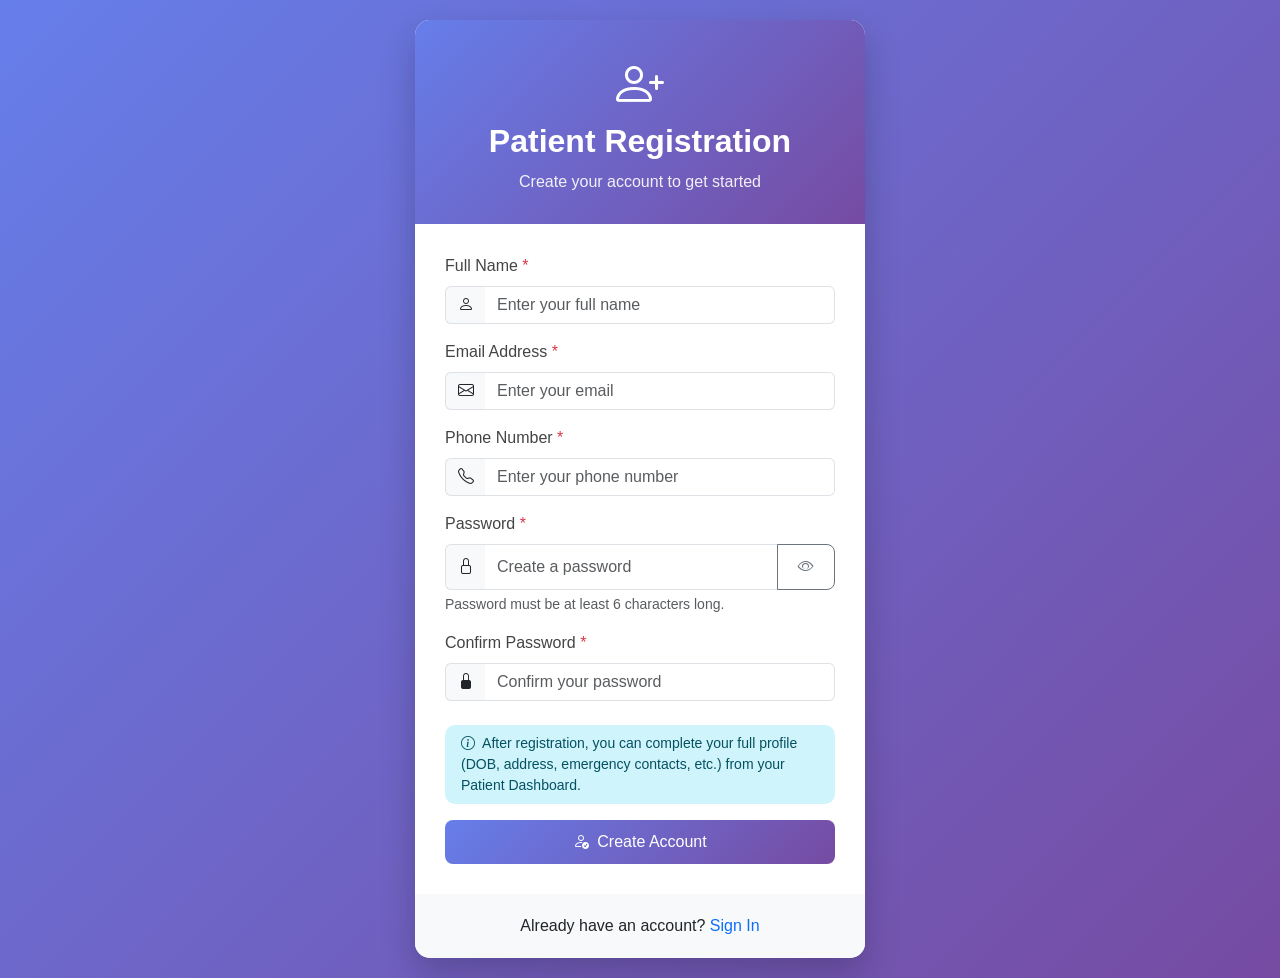
<file: frontend/register.html>
<!DOCTYPE html>
<html lang="en">
<head>
    <meta charset="UTF-8">
    <meta name="viewport" content="width=device-width, initial-scale=1.0">
    <title>Register - Patient Care Management System</title>
    <!-- Bootstrap CSS -->
    <link href="https://cdn.jsdelivr.net/npm/bootstrap@5.3.2/dist/css/bootstrap.min.css" rel="stylesheet">
    <!-- Bootstrap Icons -->
    <link href="https://cdn.jsdelivr.net/npm/bootstrap-icons@1.11.1/font/bootstrap-icons.css" rel="stylesheet">
    <!-- Custom CSS -->
    <link href="css/style.css" rel="stylesheet">
    <!-- Inline Critical CSS for back-button cache fix -->
    <style>
        .auth-page {
            min-height: 100vh;
            display: flex;
            align-items: center;
            justify-content: center;
            background: linear-gradient(135deg, #667eea 0%, #764ba2 100%);
            padding: 20px 0;
        }
        .auth-card {
            background: white;
            border-radius: 15px;
            box-shadow: 0 15px 35px rgba(0, 0, 0, 0.2);
            overflow: hidden;
            width: 100%;
            max-width: 450px;
        }
        .auth-header {
            background: linear-gradient(135deg, #667eea 0%, #764ba2 100%);
            color: white;
            padding: 30px;
            text-align: center;
        }
    </style>
</head>
<body class="auth-page">
    <div class="auth-card fade-in">
        <div class="auth-header">
            <i class="bi bi-person-plus logo-icon"></i>
            <h2>Patient Registration</h2>
            <p>Create your account to get started</p>
        </div>
        <div class="auth-body">
            <form id="registerForm">
                <div id="alertContainer"></div>

                <div class="mb-3">
                    <label for="fullName" class="form-label">Full Name <span class="text-danger">*</span></label>
                    <div class="input-group">
                        <span class="input-group-text"><i class="bi bi-person"></i></span>
                        <input type="text" class="form-control" id="fullName" placeholder="Enter your full name" required
                               pattern="[A-Za-z\s]+" minlength="3" title="Only letters and spaces, minimum 3 characters">
                    </div>
                </div>

                <div class="mb-3">
                    <label for="email" class="form-label">Email Address <span class="text-danger">*</span></label>
                    <div class="input-group">
                        <span class="input-group-text"><i class="bi bi-envelope"></i></span>
                        <input type="email" class="form-control" id="email" placeholder="Enter your email" required>
                    </div>
                </div>

                <div class="mb-3">
                    <label for="phone" class="form-label">Phone Number <span class="text-danger">*</span></label>
                    <div class="input-group">
                        <span class="input-group-text"><i class="bi bi-telephone"></i></span>
                        <input type="tel" class="form-control" id="phone" placeholder="Enter your phone number" required
                               pattern="[0-9]{10}" maxlength="10" title="Exactly 10 digits">
                    </div>
                </div>

                <div class="mb-3">
                    <label for="password" class="form-label">Password <span class="text-danger">*</span></label>
                    <div class="input-group">
                        <span class="input-group-text"><i class="bi bi-lock"></i></span>
                        <input type="password" class="form-control" id="password" placeholder="Create a password" required minlength="6"
                               oninput="this.value = this.value.replace(/\s/g, '')">
                        <button class="btn btn-outline-secondary" type="button" id="togglePassword">
                            <i class="bi bi-eye"></i>
                        </button>
                    </div>
                    <div class="form-text">Password must be at least 6 characters long.</div>
                </div>

                <div class="mb-4">
                    <label for="confirmPassword" class="form-label">Confirm Password <span class="text-danger">*</span></label>
                    <div class="input-group">
                        <span class="input-group-text"><i class="bi bi-lock-fill"></i></span>
                        <input type="password" class="form-control" id="confirmPassword" placeholder="Confirm your password" required
                               oninput="this.value = this.value.replace(/\s/g, '')">
                    </div>
                </div>

                <div class="alert alert-info small py-2">
                    <i class="bi bi-info-circle me-1"></i>
                    After registration, you can complete your full profile (DOB, address, emergency contacts, etc.) from your Patient Dashboard.
                </div>

                <button type="submit" class="btn btn-primary w-100" id="registerBtn">
                    <i class="bi bi-person-check me-2"></i>Create Account
                </button>
            </form>
        </div>
        <div class="auth-footer">
            <p class="mb-0">Already have an account? <a href="index.html">Sign In</a></p>
        </div>
    </div>

    <!-- Bootstrap JS -->
    <script src="https://cdn.jsdelivr.net/npm/bootstrap@5.3.2/dist/js/bootstrap.bundle.min.js"></script>
    <!-- Custom JS -->
    <script src="js/config.js"></script>
    <script src="js/api.js"></script>
    <script src="js/utils.js"></script>
    <script src="js/auth.js"></script>
    <script>
        // Handle back button - detect if page is loaded from browser cache
        window.addEventListener('pageshow', function(event) {
            if (event.persisted || (window.performance && window.performance.navigation.type === 2)) {
                if (Auth.isLoggedIn()) {
                    Auth.redirectToDashboard();
                } else {
                    window.location.reload();
                }
            }
        });

        // Check if already logged in
        if (Auth.isLoggedIn()) {
            Auth.redirectToDashboard();
        }

        // Toggle password visibility
        document.getElementById('togglePassword').addEventListener('click', function() {
            const passwordInput = document.getElementById('password');
            const icon = this.querySelector('i');

            if (passwordInput.type === 'password') {
                passwordInput.type = 'text';
                icon.classList.remove('bi-eye');
                icon.classList.add('bi-eye-slash');
            } else {
                passwordInput.type = 'password';
                icon.classList.remove('bi-eye-slash');
                icon.classList.add('bi-eye');
            }
        });

        // Registration form submission
        document.getElementById('registerForm').addEventListener('submit', async function(e) {
            e.preventDefault();

            const fullName = document.getElementById('fullName').value.trim();
            const email = document.getElementById('email').value.trim();
            const phone = document.getElementById('phone').value.trim();
            const password = document.getElementById('password').value;
            const confirmPassword = document.getElementById('confirmPassword').value;
            const registerBtn = document.getElementById('registerBtn');
            const alertContainer = document.getElementById('alertContainer');

            // Clear previous alerts
            alertContainer.innerHTML = '';

            // Validate
            if (!fullName || !email || !phone || !password || !confirmPassword) {
                alertContainer.innerHTML = `
                    <div class="alert alert-danger">
                        <i class="bi bi-exclamation-triangle me-2"></i>
                        Please fill in all required fields.
                    </div>
                `;
                return;
            }

            // Validate full name
            if (!/^[A-Za-z\s]+$/.test(fullName) || fullName.length < 3) {
                alertContainer.innerHTML = `
                    <div class="alert alert-danger">
                        <i class="bi bi-exclamation-triangle me-2"></i>
                        Full Name must contain only letters and spaces, minimum 3 characters.
                    </div>
                `;
                return;
            }

            // Validate phone
            if (!/^[0-9]{10}$/.test(phone)) {
                alertContainer.innerHTML = `
                    <div class="alert alert-danger">
                        <i class="bi bi-exclamation-triangle me-2"></i>
                        Phone Number must be exactly 10 digits.
                    </div>
                `;
                return;
            }

            if (!Utils.isValidEmail(email)) {
                alertContainer.innerHTML = `
                    <div class="alert alert-danger">
                        <i class="bi bi-exclamation-triangle me-2"></i>
                        Please enter a valid email address (must end with .com).
                    </div>
                `;
                return;
            }

            // Validate password has no spaces
            if (/\s/.test(password)) {
                alertContainer.innerHTML = `
                    <div class="alert alert-danger">
                        <i class="bi bi-exclamation-triangle me-2"></i>
                        Password must not contain spaces.
                    </div>
                `;
                return;
            }

            if (password.length < 6) {
                alertContainer.innerHTML = `
                    <div class="alert alert-danger">
                        <i class="bi bi-exclamation-triangle me-2"></i>
                        Password must be at least 6 characters long.
                    </div>
                `;
                return;
            }

            if (password !== confirmPassword) {
                alertContainer.innerHTML = `
                    <div class="alert alert-danger">
                        <i class="bi bi-exclamation-triangle me-2"></i>
                        Passwords do not match.
                    </div>
                `;
                return;
            }

            // Set loading state
            Utils.setButtonLoading(registerBtn, true);

            try {
                const result = await Auth.register({
                    fullName: fullName,
                    email: email,
                    phone: phone,
                    password: password
                });

                if (result.success) {
                    alertContainer.innerHTML = `
                        <div class="alert alert-success">
                            <i class="bi bi-check-circle me-2"></i>
                            ${result.message} Redirecting to login...
                        </div>
                    `;

                    setTimeout(() => {
                        window.location.href = 'index.html';
                    }, 2000);
                } else {
                    alertContainer.innerHTML = `
                        <div class="alert alert-danger">
                            <i class="bi bi-exclamation-triangle me-2"></i>
                            ${result.message}
                        </div>
                    `;
                    Utils.setButtonLoading(registerBtn, false);
                }
            } catch (error) {
                alertContainer.innerHTML = `
                    <div class="alert alert-danger">
                        <i class="bi bi-exclamation-triangle me-2"></i>
                        ${error.message || 'Registration failed. Please try again.'}
                    </div>
                `;
                Utils.setButtonLoading(registerBtn, false);
            }
        });
    </script>
</body>
</html>
</file>
<file: frontend/css/style.css>
/* Global Styles */
:root {
    --primary-color: #0d6efd;
    --secondary-color: #6c757d;
    --success-color: #198754;
    --danger-color: #dc3545;
    --warning-color: #ffc107;
    --info-color: #0dcaf0;
    --light-color: #f8f9fa;
    --dark-color: #212529;
    --sidebar-width: 260px;
    --header-height: 60px;
}

* {
    margin: 0;
    padding: 0;
    box-sizing: border-box;
}

body {
    font-family: 'Segoe UI', Tahoma, Geneva, Verdana, sans-serif;
    background-color: #f4f6f9;
    min-height: 100vh;
}

/* Login & Register Page Styles */
.auth-page {
    min-height: 100vh;
    display: flex;
    align-items: center;
    justify-content: center;
    background: linear-gradient(135deg, #667eea 0%, #764ba2 100%);
}

.auth-card {
    background: white;
    border-radius: 15px;
    box-shadow: 0 15px 35px rgba(0, 0, 0, 0.2);
    overflow: hidden;
    width: 100%;
    max-width: 450px;
}

.auth-header {
    background: linear-gradient(135deg, #667eea 0%, #764ba2 100%);
    color: white;
    padding: 30px;
    text-align: center;
}

.auth-header h2 {
    margin-bottom: 10px;
    font-weight: 600;
}

.auth-header p {
    opacity: 0.9;
    margin: 0;
}

.auth-body {
    padding: 30px;
}

.auth-footer {
    text-align: center;
    padding: 20px;
    background: #f8f9fa;
}

/* Form Styles */
.form-control:focus {
    border-color: var(--primary-color);
    box-shadow: 0 0 0 0.2rem rgba(13, 110, 253, 0.15);
}

.form-label {
    font-weight: 500;
    color: #444;
}

.input-group-text {
    background-color: #f8f9fa;
    border-right: none;
}

.input-group .form-control {
    border-left: none;
}

.input-group .form-control:focus {
    border-color: #ced4da;
}

.input-group:focus-within .input-group-text {
    border-color: var(--primary-color);
}

.input-group:focus-within .form-control {
    border-color: var(--primary-color);
}

/* Button Styles */
.btn {
    font-weight: 500;
    padding: 10px 20px;
    border-radius: 8px;
    transition: all 0.3s ease;
}

.btn-primary {
    background: linear-gradient(135deg, #667eea 0%, #764ba2 100%);
    border: none;
}

.btn-primary:hover {
    background: linear-gradient(135deg, #5a6fd6 0%, #6a4190 100%);
    transform: translateY(-2px);
    box-shadow: 0 5px 15px rgba(102, 126, 234, 0.4);
}

.btn-outline-primary:hover {
    transform: translateY(-2px);
}

/* Card Styles */
.card {
    border: none;
    border-radius: 12px;
    box-shadow: 0 2px 12px rgba(0, 0, 0, 0.08);
    transition: transform 0.3s ease, box-shadow 0.3s ease;
}

.card:hover {
    transform: translateY(-2px);
    box-shadow: 0 4px 20px rgba(0, 0, 0, 0.12);
}

.card-header {
    background: white;
    border-bottom: 1px solid #eee;
    font-weight: 600;
    padding: 15px 20px;
}

.card-body {
    padding: 20px;
}

/* Table Styles */
.table {
    margin-bottom: 0;
}

.table thead th {
    background: #f8f9fa;
    border-bottom: 2px solid #dee2e6;
    font-weight: 600;
    color: #444;
    white-space: nowrap;
}

.table tbody tr:hover {
    background-color: #f8f9fa;
}

.table td {
    vertical-align: middle;
}

/* Badge Styles */
.badge {
    padding: 6px 12px;
    font-weight: 500;
    font-size: 0.8rem;
}

/* Alert Styles */
.alert {
    border-radius: 10px;
    border: none;
}

/* Modal Styles */
.modal-content {
    border: none;
    border-radius: 15px;
}

.modal-header {
    background: linear-gradient(135deg, #667eea 0%, #764ba2 100%);
    color: white;
    border-radius: 15px 15px 0 0;
}

.modal-header .btn-close {
    filter: brightness(0) invert(1);
}

/* Scrollbar Styles */
::-webkit-scrollbar {
    width: 8px;
    height: 8px;
}

::-webkit-scrollbar-track {
    background: #f1f1f1;
}

::-webkit-scrollbar-thumb {
    background: #c1c1c1;
    border-radius: 4px;
}

::-webkit-scrollbar-thumb:hover {
    background: #a1a1a1;
}

/* Animation */
@keyframes fadeIn {
    from {
        opacity: 0;
        transform: translateY(20px);
    }
    to {
        opacity: 1;
        transform: translateY(0);
    }
}

.fade-in {
    animation: fadeIn 0.5s ease forwards;
}

/* Responsive */
@media (max-width: 768px) {
    .auth-card {
        margin: 20px;
        max-width: 100%;
    }

    .auth-header {
        padding: 20px;
    }

    .auth-body {
        padding: 20px;
    }
}

/* Logo */
.logo-icon {
    font-size: 3rem;
    margin-bottom: 10px;
}

/* Links */
a {
    color: var(--primary-color);
    text-decoration: none;
}

a:hover {
    text-decoration: underline;
}

/* Toast Styles */
.toast {
    min-width: 300px;
}

/* Action Buttons in Tables */
.btn-action {
    padding: 5px 10px;
    font-size: 0.85rem;
}

/* Search Input */
.search-box {
    position: relative;
}

.search-box .form-control {
    padding-left: 40px;
}

.search-box .search-icon {
    position: absolute;
    left: 12px;
    top: 50%;
    transform: translateY(-50%);
    color: #6c757d;
}
</file>
